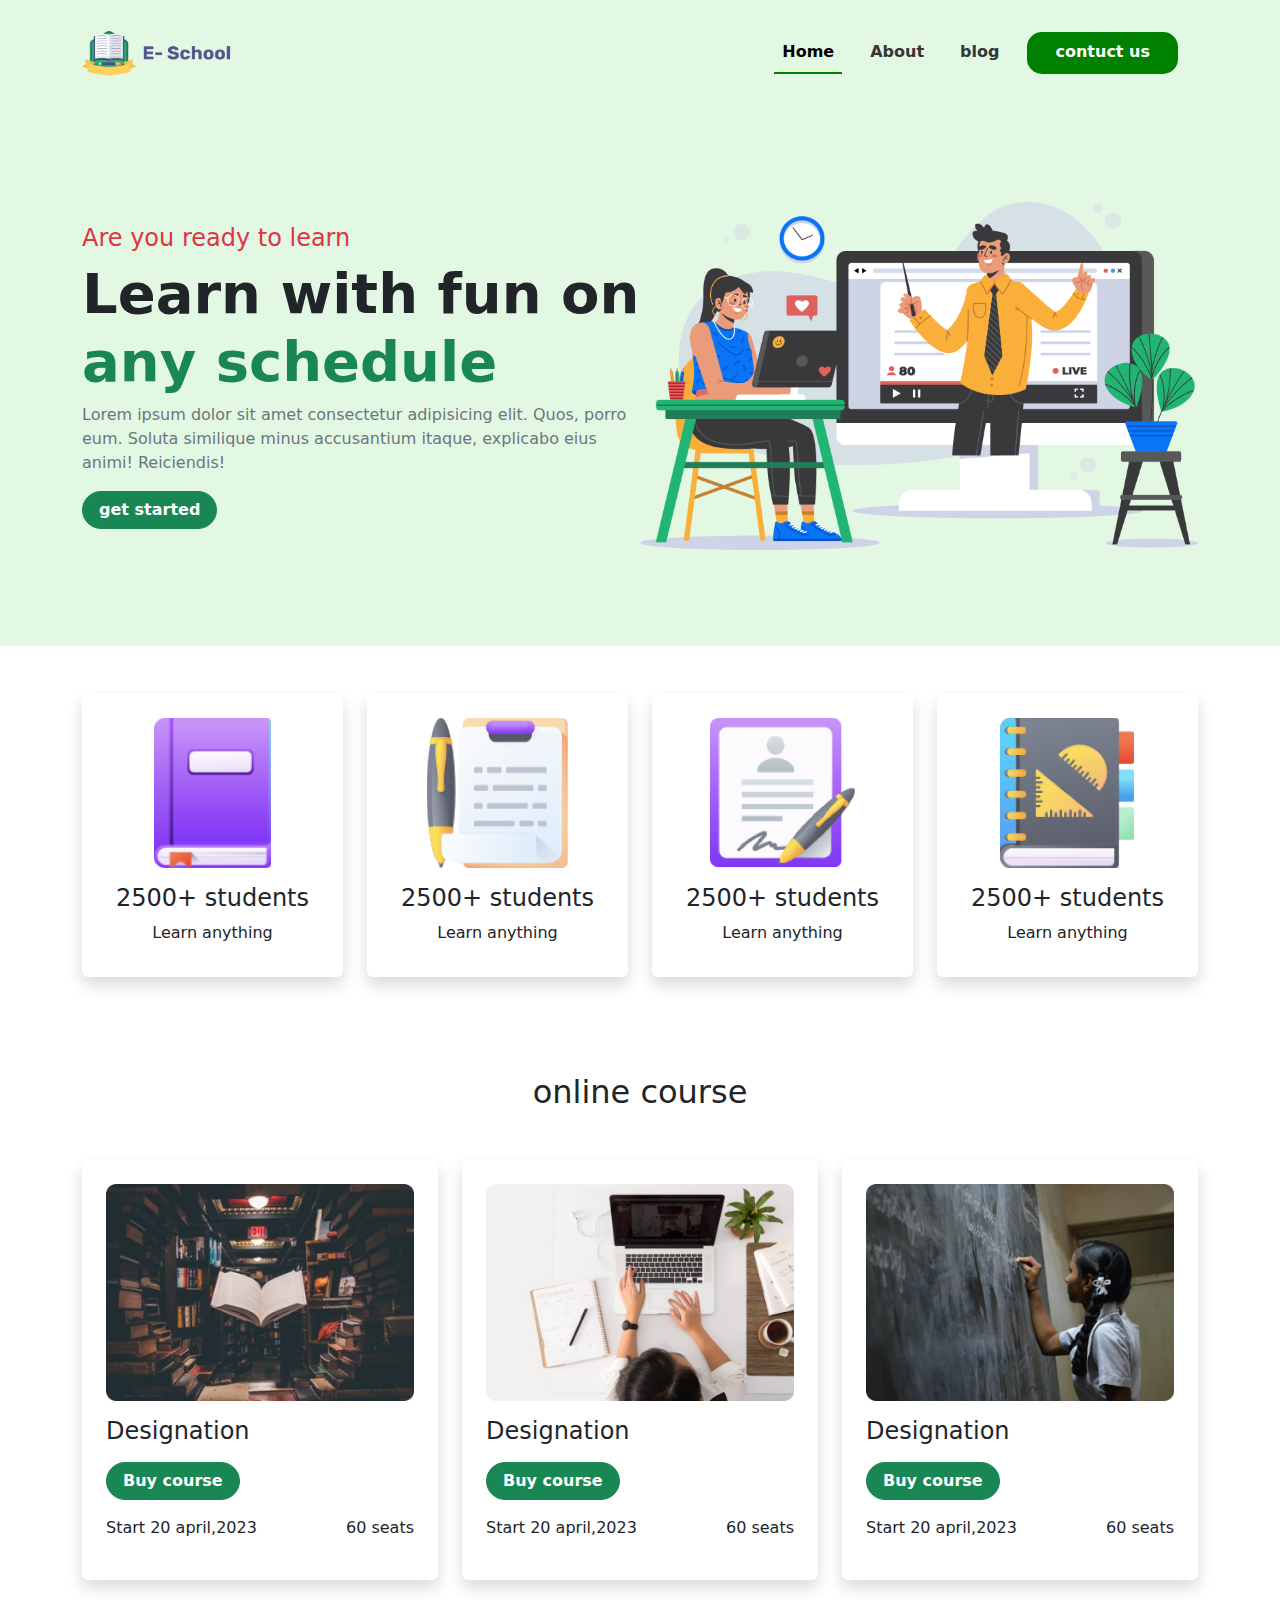
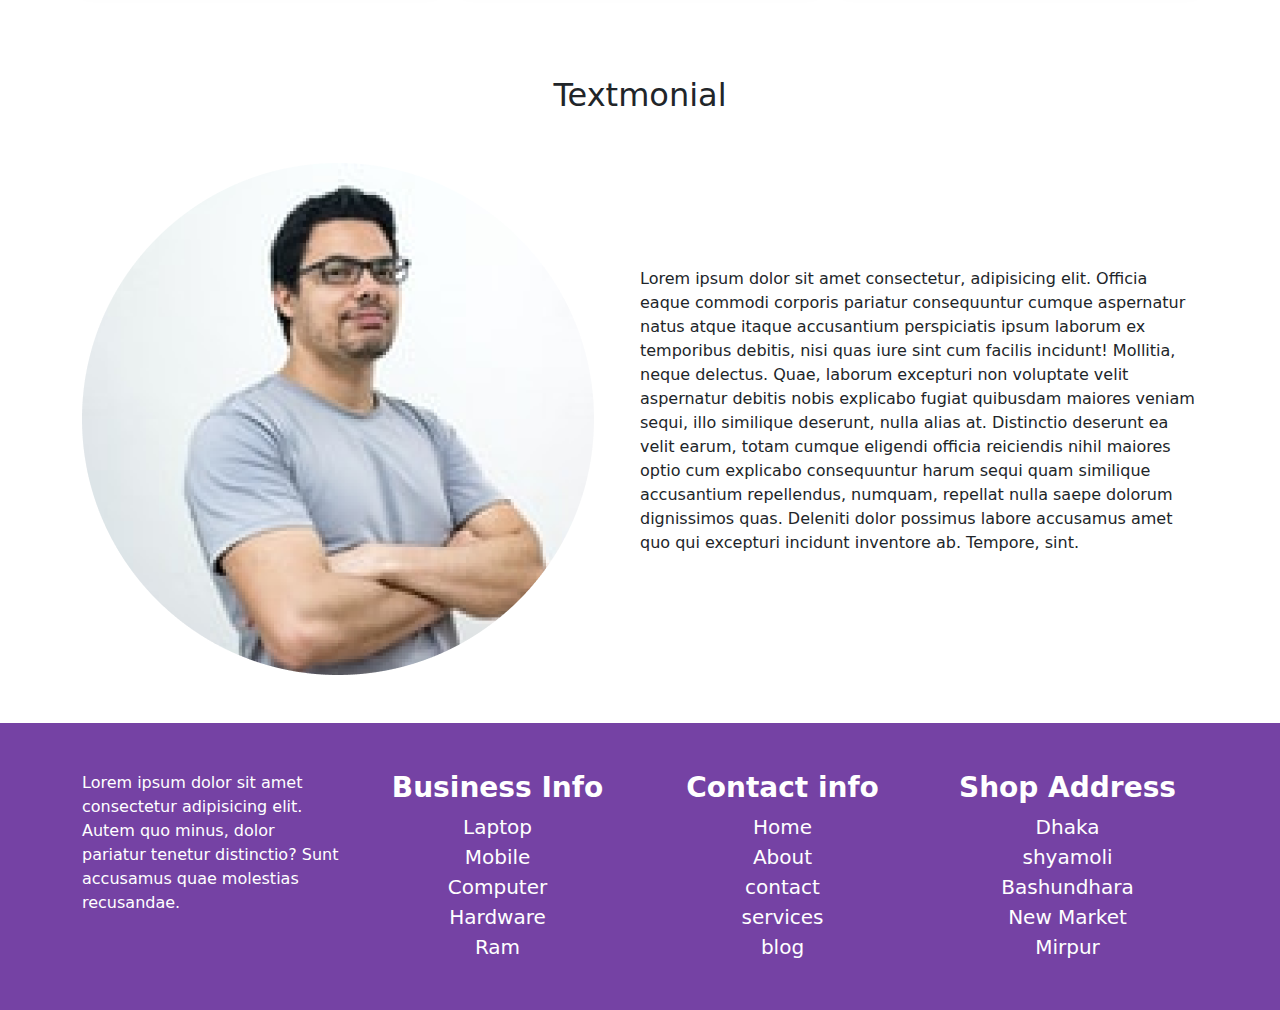
<file: index.html>
<!DOCTYPE html>
<html lang="en">
<head>
    <meta charset="UTF-8">
    <meta name="viewport" content="width=device-width, initial-scale=1.0">
    <link rel="stylesheet" href="css/bootstrap.min.css">
    <link rel="stylesheet" href="css/style.css">
    <link rel="stylesheet" href="https://cdnjs.cloudflare.com/ajax/libs/font-awesome/6.4.0/css/all.min.css" integrity="sha512-iecdLmaskl7CVkqkXNQ/ZH/XLlvWZOJyj7Yy7tcenmpD1ypASozpmT/E0iPtmFIB46ZmdtAc9eNBvH0H/ZpiBw==" crossorigin="anonymous" referrerpolicy="no-referrer" />
    <title>E-school-project</title>
</head>
<body>
  <header>
    <nav class="navbar navbar-expand-lg ">
        <div class="container">
          <a class="navbar-brand" href="#">
            <img class="img-fluid" src="images/Logo.png" alt="">
          </a>
          <button class="navbar-toggler" type="button" data-bs-toggle="collapse" data-bs-target="#navbarNav" aria-controls="navbarNav" aria-expanded="false" aria-label="Toggle navigation">
            <span class="navbar-toggler-icon"></span>
          </button>
             <div class="collapse navbar-collapse" id="navbarNav">
                   <ul class="navbar-nav">
                        <li class="nav-item">
                          <a class="nav-link active" aria-current="page" href="index.html">Home</a>
                        </li>
                        <li class="nav-item">
                          <a class="nav-link" href="about.html">About</a>
                        </li>
                        <li class="nav-item">
                          <a class="nav-link" href="blog.html">blog</a>
                        </li>
                        <li class="nav-item">
                          <a class="nav-link text-white" href="contact.html">contuct us</a>
                        </li>
                     
                   </ul>
            </div>
        </div>
      </nav>

  </header>
  <!-- banner -->
  <section class="banner py-5">
    <div class="container py-0 py-md-5">
      <div class="d-md-flex justify-content-between align-items-center">
                      <div class="col-12 col-md-6">
                        <h4 class="text-danger">Are you ready to learn</h4>
                        <h1 class="display-4 fw-bold">Learn with fun on <br><span class="text-success">any schedule</span></h1>
                        <p class="text-secondary">Lorem ipsum dolor sit amet consectetur adipisicing elit. Quos, porro eum. Soluta similique minus accusantium itaque, explicabo eius animi! Reiciendis!</p>
                        <button class="btn btn-success rounded-pill px-3 fw-semibold">get started</button>
                      </div>
        <div class="col-12 col-md-6 mt-5 mt-md-0">
          <img class="img-fluid" src="images/Illustration.png" alt="">
        </div>
      </div>
    </div>

  </section>
  <!-- book-section -->
  <section class="my-5">
    <div class="container">
      <div class="row row-cols-1 row-cols-md-4 g-4">
                               <div class="col single-card ">
                                      <div class=" p-3 text-center shadow rounded ">
                                        <img class="img-fluid mt-2" src="images/book.png" alt="">
                                        <h4 class="mt-3">2500+ students</h4>
                                        <p>Learn anything</p>
                                      </div>
                               </div>
                               <div class="col single-card ">
                                       <div class="p-3 text-center shadow rounded ">
                                         <img class="img-fluid mt-2" src="images/Test.png" alt="">
                                         <h4 class="mt-3">2500+ students</h4>
                                         <p>Learn anything</p>
                                       </div>
                               </div>
                              <div class="col single-card ">
                                      <div class=" p-3 text-center shadow rounded ">
                                        <img class="img-fluid mt-2" src="images/Student.png" alt="">
                                        <h4 class="mt-3">2500+ students</h4>
                                        <p>Learn anything</p>
                                      </div>
                              </div>
                             <div class="col single-card  " >
                                    <div class=" p-3 text-center shadow rounded ">
                                      <img class="img-fluid  mt-2" src="images/Students.png" alt="">
                                      <h4 class="mt-3">2500+ students</h4>
                                      <p>Learn anything</p>
                                    </div>
                             </div>


        
      </div>

    </div>
  </section>

  <section class="my-5">
    <div class="container py-5">
      <h2 class="text-center mb-5" > online course</h2>
      <div class="row justify-content-center row-cols-1 row-cols-md-2 row-cols-lg-3 g-4">
        <div class="col">
           <div class="shadow rounded p-4">
            <img class="img-fluid" src="images/Morderpsyc.png" alt="">
            <h4 class="my-3">Designation</h4>
            <button class="btn btn-success rounded-pill px-3 fw-semibold mb-3">Buy course</button>
            <div class="d-flex justify-content-between">
              <p><i class="fa-regular fa-calendar-days"></i> Start 20 april,2023</p>
              
              <p><i class="fa-solid fa-users"></i> 60 seats</p>
            </div>
           </div>
        </div>
        <div class="col">
          <div class="shadow rounded p-4">
           <img class="img-fluid" src="images/Morderpychons.png" alt="">
           <h4 class="my-3">Designation</h4>
           <button class="btn btn-success rounded-pill px-3 fw-semibold mb-3">Buy course</button>
           <div class="d-flex justify-content-between">
             <p><i class="fa-regular fa-calendar-days"></i> Start 20 april,2023</p>
             
             <p><i class="fa-solid fa-users"></i> 60 seats</p>
           </div>
          </div>
       </div>
       <div class="col">
        <div class="shadow rounded p-4">
         <img class="img-fluid" src="images/Morderpyschology.png" alt="">
         <h4 class="my-3">Designation</h4>
         <button class="btn btn-success rounded-pill px-3 fw-semibold mb-3">Buy course</button>
         <div class="d-flex justify-content-between">
           <p><i class="fa-regular fa-calendar-days"></i> Start 20 april,2023</p>
           
           <p><i class="fa-solid fa-users"></i> 60 seats</p>
         </div>
        </div>
     </div>
        
      </div>
      
    </div>
  </section>
  
  <section class="my-5">
    <div class="container">
      <h2 class="my-5 text-center">Textmonial</h2>
      <div class="d-flex align-items-center">
        <div class="col-11 col-md-6">
          <img src="images/Man.png" alt="">
        </div>
        <div class="col-11 col-md-6">
          <p>Lorem ipsum dolor sit amet consectetur, adipisicing elit. Officia eaque commodi corporis pariatur consequuntur cumque aspernatur natus atque itaque accusantium perspiciatis ipsum laborum ex temporibus debitis, nisi quas iure sint cum facilis incidunt! Mollitia, neque delectus. Quae, laborum excepturi non voluptate velit aspernatur debitis nobis explicabo fugiat quibusdam maiores veniam sequi, illo similique deserunt, nulla alias at. Distinctio deserunt ea velit earum, totam cumque eligendi officia reiciendis nihil maiores optio cum explicabo consequuntur harum sequi quam similique accusantium repellendus, numquam, repellat nulla saepe dolorum dignissimos quas. Deleniti dolor possimus labore accusamus amet quo qui excepturi incidunt inventore ab. Tempore, sint.</p>
        </div>

      </div>
    </div>

  </section>
  <footer class="py-5">
    <div class="container">
        <div class="row text-white ">
            <div class="col-12 col-md-6 col-lg-3">
                
                <p>Lorem ipsum dolor sit amet consectetur adipisicing elit. Autem quo minus, dolor pariatur tenetur distinctio? Sunt accusamus quae molestias recusandae.</p>
                
            </div>
            <div class="col-12 col-md-6 col-lg-3">
                <li>
                    <h3 class="fw-bold">Business Info</h3>
                    <a href="#">Laptop</a>
                    <a href="#">Mobile</a>
                    <a href="#">Computer</a>
                    <a href="#">Hardware</a>
                    <a href="#">Ram</a>
                </li>
            </div>
            <div class="col-12 col-md-6 col-lg-3">
                <li>
                    <h3  class="fw-bold">Contact info</h3>
                    <a href="#">Home</a>
                    <a href="#">About</a>
                    <a href="#">contact</a>
                    <a href="#">services</a>
                    <a href="#">blog</a>
                </li>
            </div>
            <div class="col-12 col-md-6 col-lg-3">
                <li>
                    <h3  class="fw-bold">Shop Address</h3>
                    <a href="#">Dhaka</a>
                    <a href="#">shyamoli</a>
                    <a href="#">Bashundhara</a>
                    <a href="#">New Market</a>
                    <a href="#">Mirpur</a>
                </li>
            </div>
        </div>
    
    </div>
    
    </footer>
  

    <script src="js/bootstrap.min.js"></script>
</body>
</html>
</file>
<file: css/style.css>
header, .banner{
    background-color: rgb(156 231 156 /28%);
}

.navbar-brand img{
    width: 150px;
    height: 80px;
    object-fit: contain;
}
.navbar-expand-lg .navbar-collapse{
    justify-content: flex-end;
}
.nav-link{
    font-weight: 600;
    color: rgb(54, 53, 53);
}
.nav-item{
    transition: all 0.3s linear;
    margin-right: 20px;
}
.nav-item:hover{
    background-color: green;
    border-radius: 15px ;
    padding: 0 20px;
    color: white;
}
.nav-item:hover .nav-link{
    color: white;
}
.nav-item:last-child{
    background-color: green;
    border-radius: 15px ;
    padding: 0 20px;
    color: white!important;
} 
.active{
    border-bottom: 2px solid green;
}
.single-card img{
    height: 150px;
    width: auto;
    object-fit: cover;

}
footer{
    background-color: rgb(117, 66, 164);
}
footer li{
    list-style: none;

}
footer li a{
    display: block;
    text-decoration: none;
    text-align: center;
    color: white;
    font-size: 20px;

}
footer li a:hover{
    color: #ad950d;
}
h3{
    text-align: center;
}
</file>
